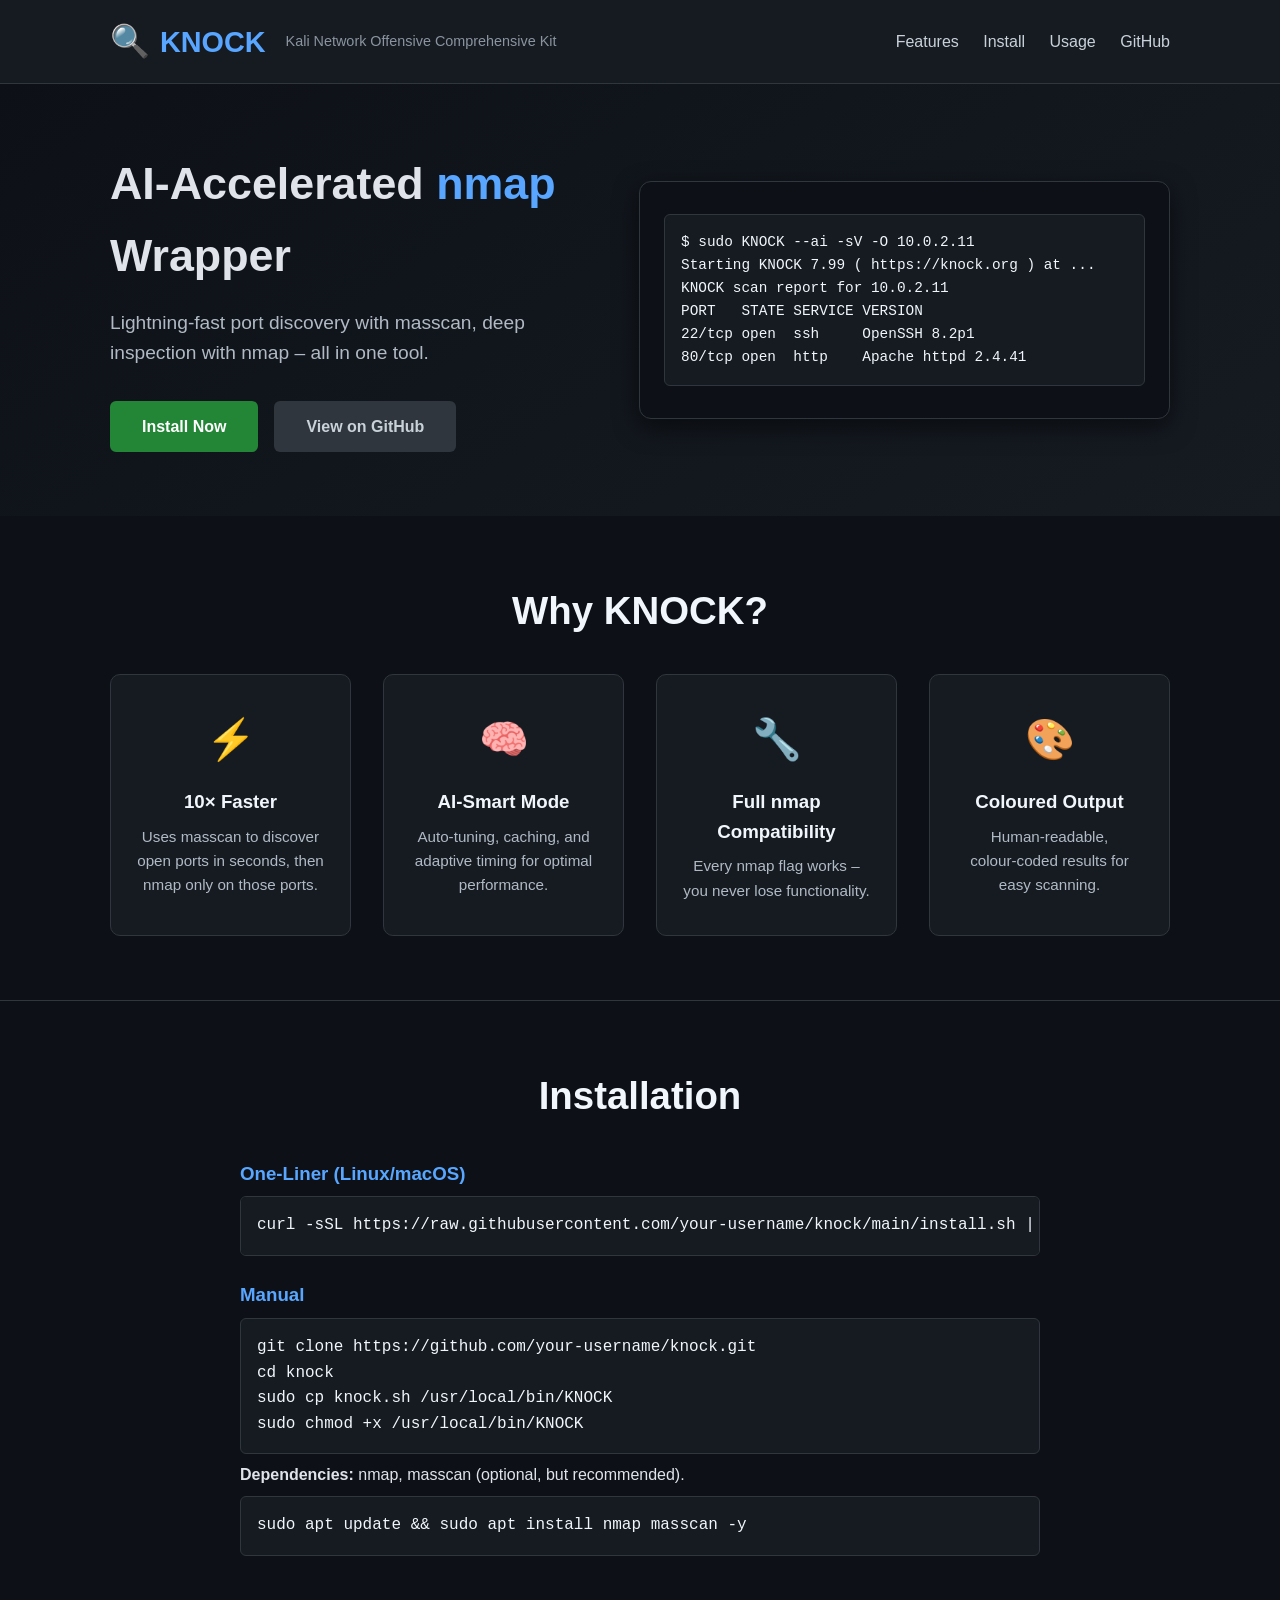
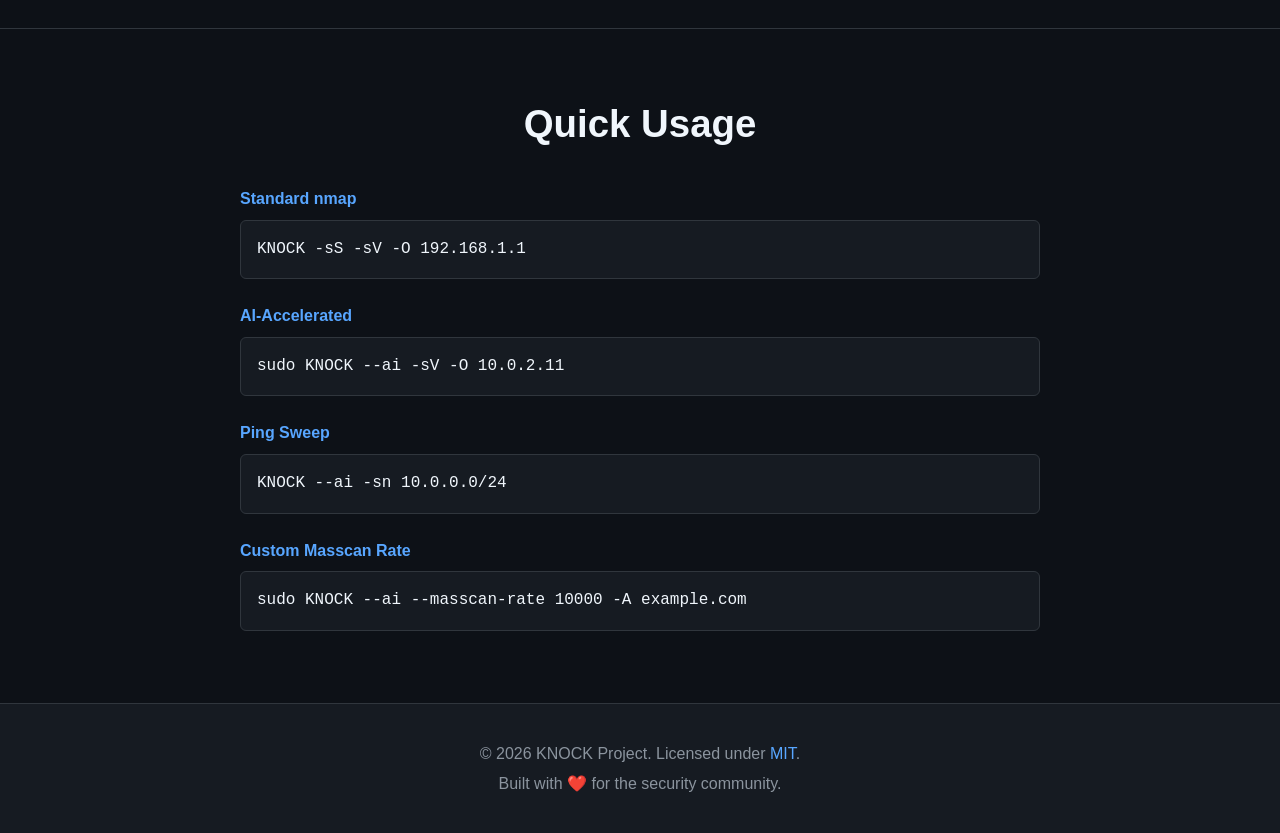
<file: index.html>
<!DOCTYPE html>
<html lang="en">
<head>
    <meta charset="UTF-8" />
    <meta name="viewport" content="width=device-width, initial-scale=1.0" />
    <title>KNOCK – AI‑Accelerated Network Scanner</title>
    <link rel="stylesheet" href="style.css" />
    <!-- Favicon (optional) -->
    <link rel="icon" href="data:image/svg+xml,<svg xmlns='http://www.w3.org/2000/svg' viewBox='0 0 100 100'><text y='.9em' font-size='90'>🔍</text></svg>" />
</head>
<body>
    <header>
        <div class="container">
            <div class="logo">
                <span class="knock-icon">🔍</span>
                <h1>KNOCK</h1>
                <span class="tagline">Kali Network Offensive Comprehensive Kit</span>
            </div>
            <nav>
                <a href="#features">Features</a>
                <a href="#install">Install</a>
                <a href="#usage">Usage</a>
                <a href="https://github.com/your-username/knock" target="_blank">GitHub</a>
            </nav>
        </div>
    </header>

    <section class="hero">
        <div class="container">
            <div class="hero-text">
                <h2>AI‑Accelerated <span class="highlight">nmap</span> Wrapper</h2>
                <p>Lightning‑fast port discovery with masscan, deep inspection with nmap – all in one tool.</p>
                <div class="cta">
                    <a href="#install" class="btn primary">Install Now</a>
                    <a href="https://github.com/your-username/knock" class="btn secondary">View on GitHub</a>
                </div>
            </div>
            <div class="hero-demo">
                <pre><code>$ sudo KNOCK --ai -sV -O 10.0.2.11
Starting KNOCK 7.99 ( https://knock.org ) at ...
KNOCK scan report for 10.0.2.11
PORT   STATE SERVICE VERSION
22/tcp open  ssh     OpenSSH 8.2p1
80/tcp open  http    Apache httpd 2.4.41</code></pre>
            </div>
        </div>
    </section>

    <section id="features" class="features">
        <div class="container">
            <h2>Why KNOCK?</h2>
            <div class="grid">
                <div class="card">
                    <span class="icon">⚡</span>
                    <h3>10× Faster</h3>
                    <p>Uses masscan to discover open ports in seconds, then nmap only on those ports.</p>
                </div>
                <div class="card">
                    <span class="icon">🧠</span>
                    <h3>AI‑Smart Mode</h3>
                    <p>Auto‑tuning, caching, and adaptive timing for optimal performance.</p>
                </div>
                <div class="card">
                    <span class="icon">🔧</span>
                    <h3>Full nmap Compatibility</h3>
                    <p>Every nmap flag works – you never lose functionality.</p>
                </div>
                <div class="card">
                    <span class="icon">🎨</span>
                    <h3>Coloured Output</h3>
                    <p>Human‑readable, colour‑coded results for easy scanning.</p>
                </div>
            </div>
        </div>
    </section>

    <section id="install" class="install">
        <div class="container">
            <h2>Installation</h2>
            <div class="install-steps">
                <h3>One‑Liner (Linux/macOS)</h3>
                <pre><code>curl -sSL https://raw.githubusercontent.com/your-username/knock/main/install.sh | bash</code></pre>
                <h3>Manual</h3>
                <pre><code>git clone https://github.com/your-username/knock.git
cd knock
sudo cp knock.sh /usr/local/bin/KNOCK
sudo chmod +x /usr/local/bin/KNOCK</code></pre>
                <p><strong>Dependencies:</strong> nmap, masscan (optional, but recommended).</p>
                <pre><code>sudo apt update && sudo apt install nmap masscan -y</code></pre>
            </div>
        </div>
    </section>

    <section id="usage" class="usage">
        <div class="container">
            <h2>Quick Usage</h2>
            <div class="examples">
                <div class="example">
                    <h4>Standard nmap</h4>
                    <pre><code>KNOCK -sS -sV -O 192.168.1.1</code></pre>
                </div>
                <div class="example">
                    <h4>AI‑Accelerated</h4>
                    <pre><code>sudo KNOCK --ai -sV -O 10.0.2.11</code></pre>
                </div>
                <div class="example">
                    <h4>Ping Sweep</h4>
                    <pre><code>KNOCK --ai -sn 10.0.0.0/24</code></pre>
                </div>
                <div class="example">
                    <h4>Custom Masscan Rate</h4>
                    <pre><code>sudo KNOCK --ai --masscan-rate 10000 -A example.com</code></pre>
                </div>
            </div>
        </div>
    </section>

    <footer>
        <div class="container">
            <p>&copy; 2026 KNOCK Project. Licensed under <a href="https://opensource.org/licenses/MIT">MIT</a>.</p>
            <p>Built with ❤️ for the security community.</p>
        </div>
    </footer>

    <script src="script.js"></script>
</body>
</html>
</file>
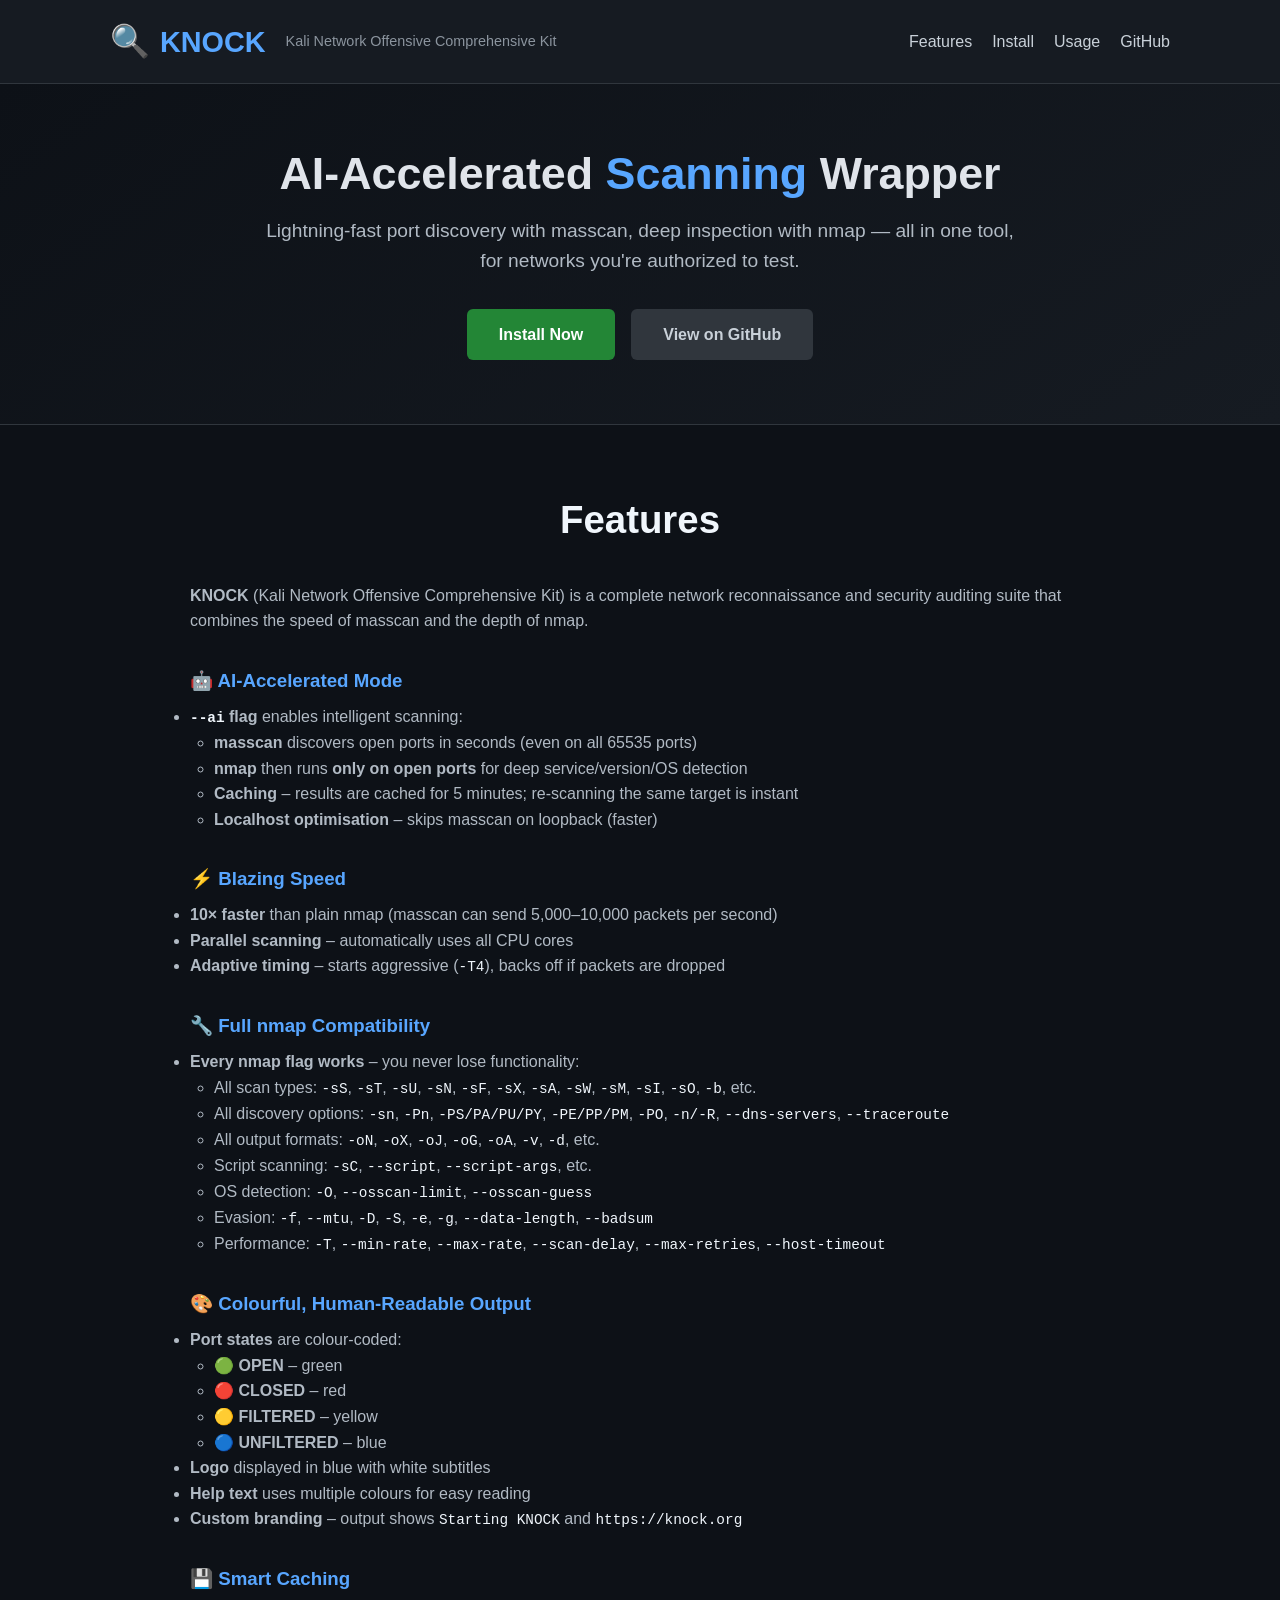
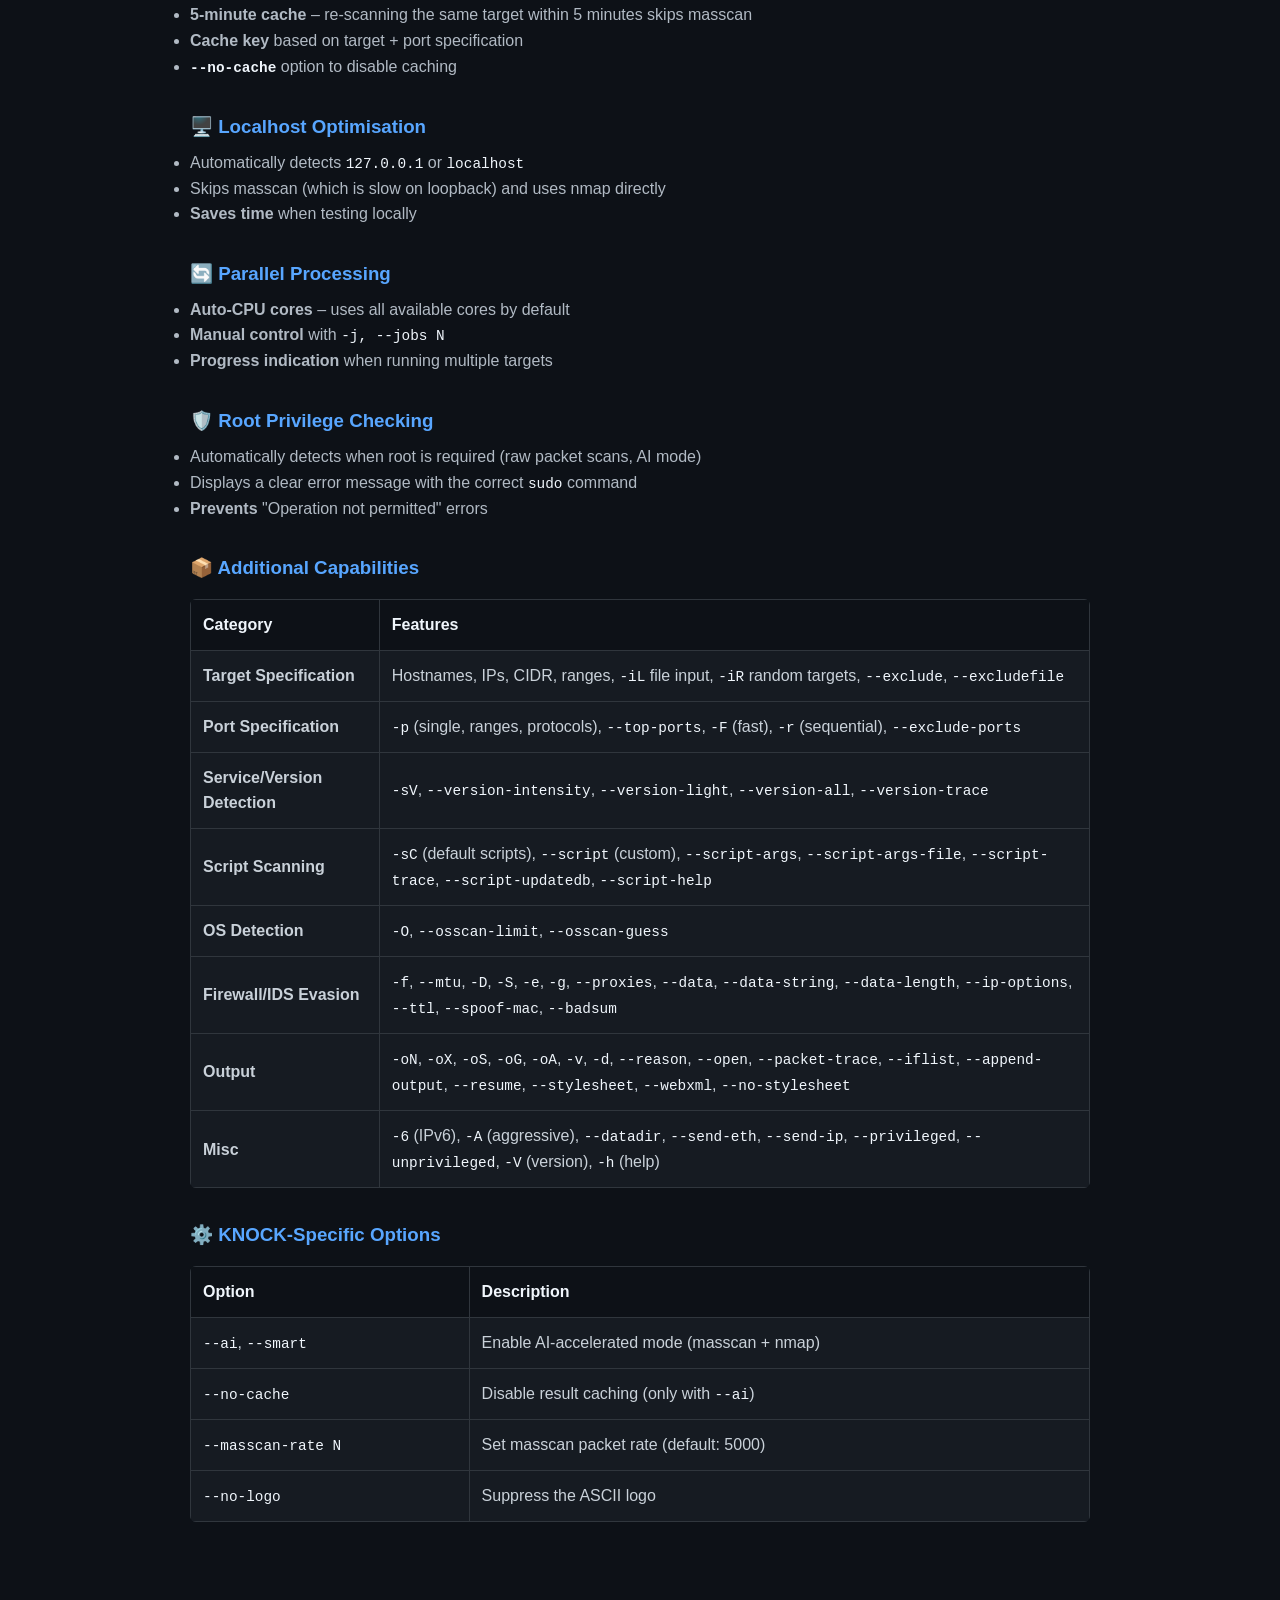
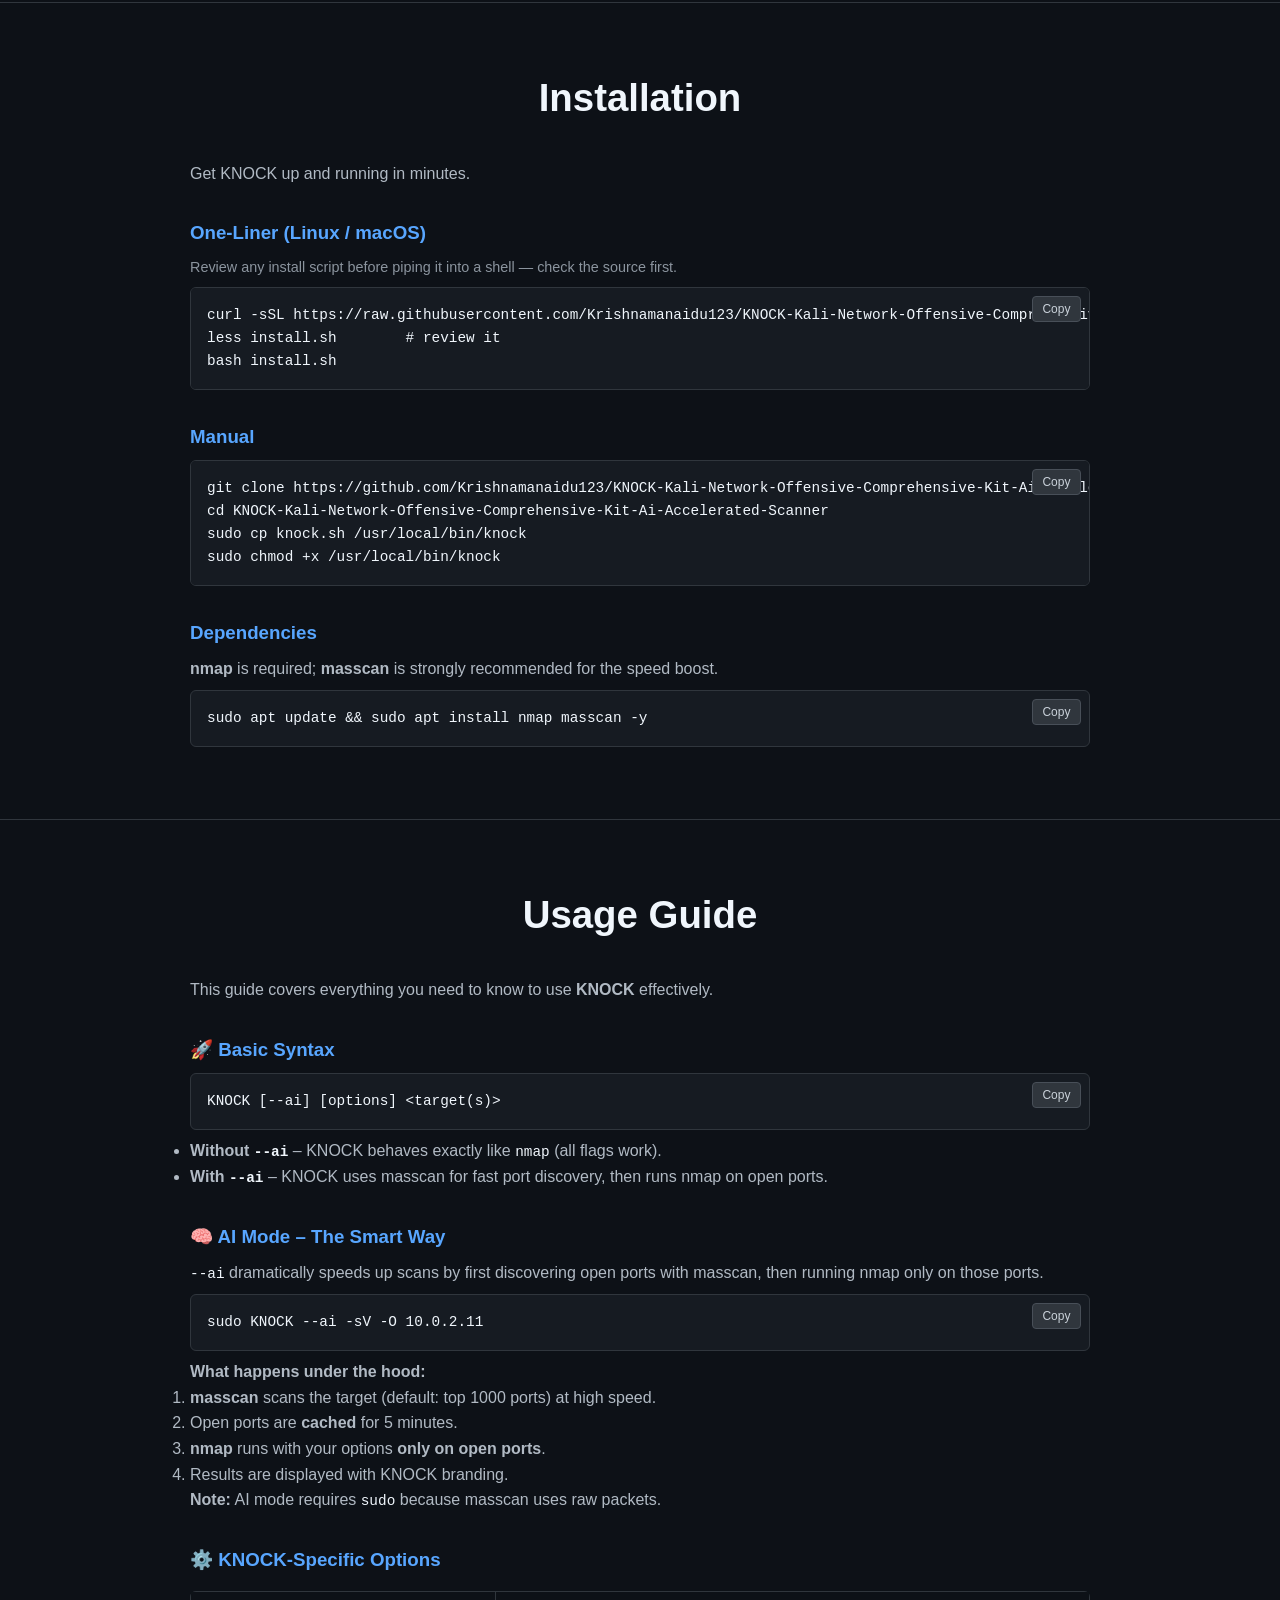
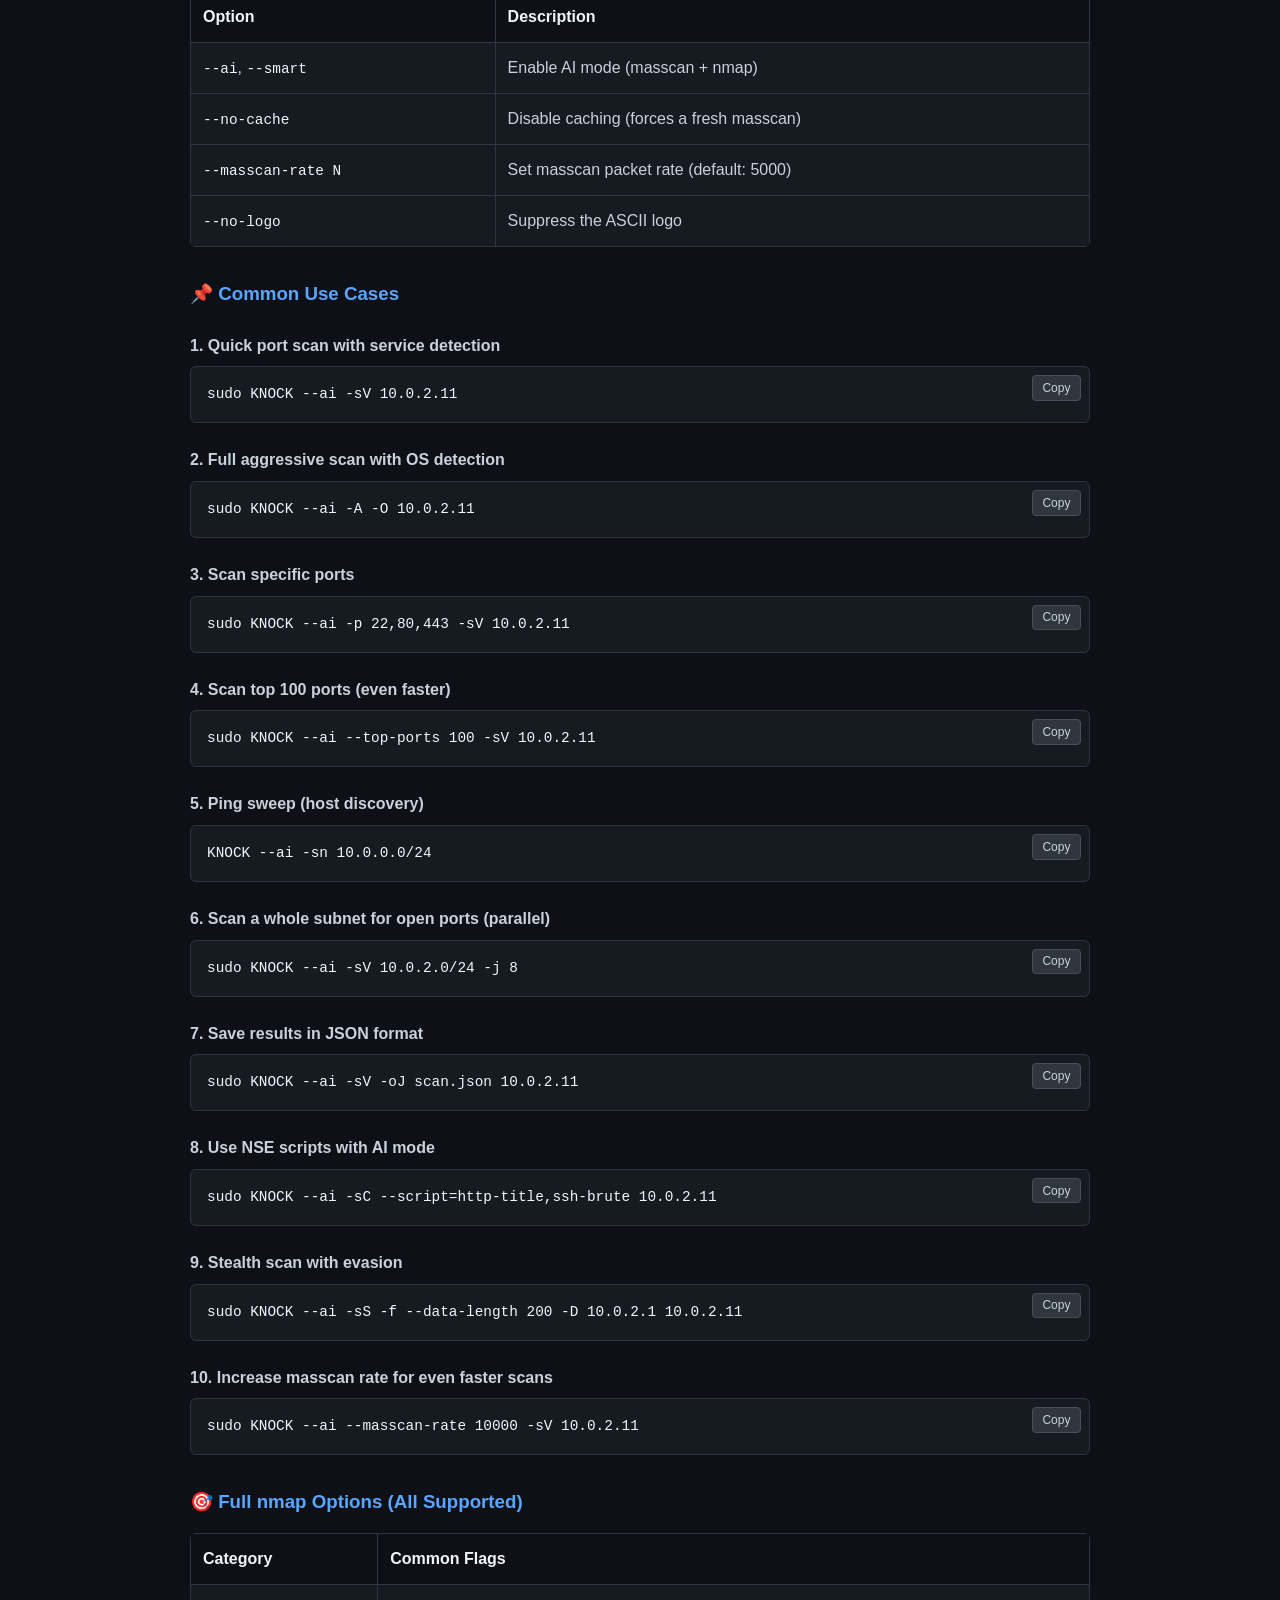
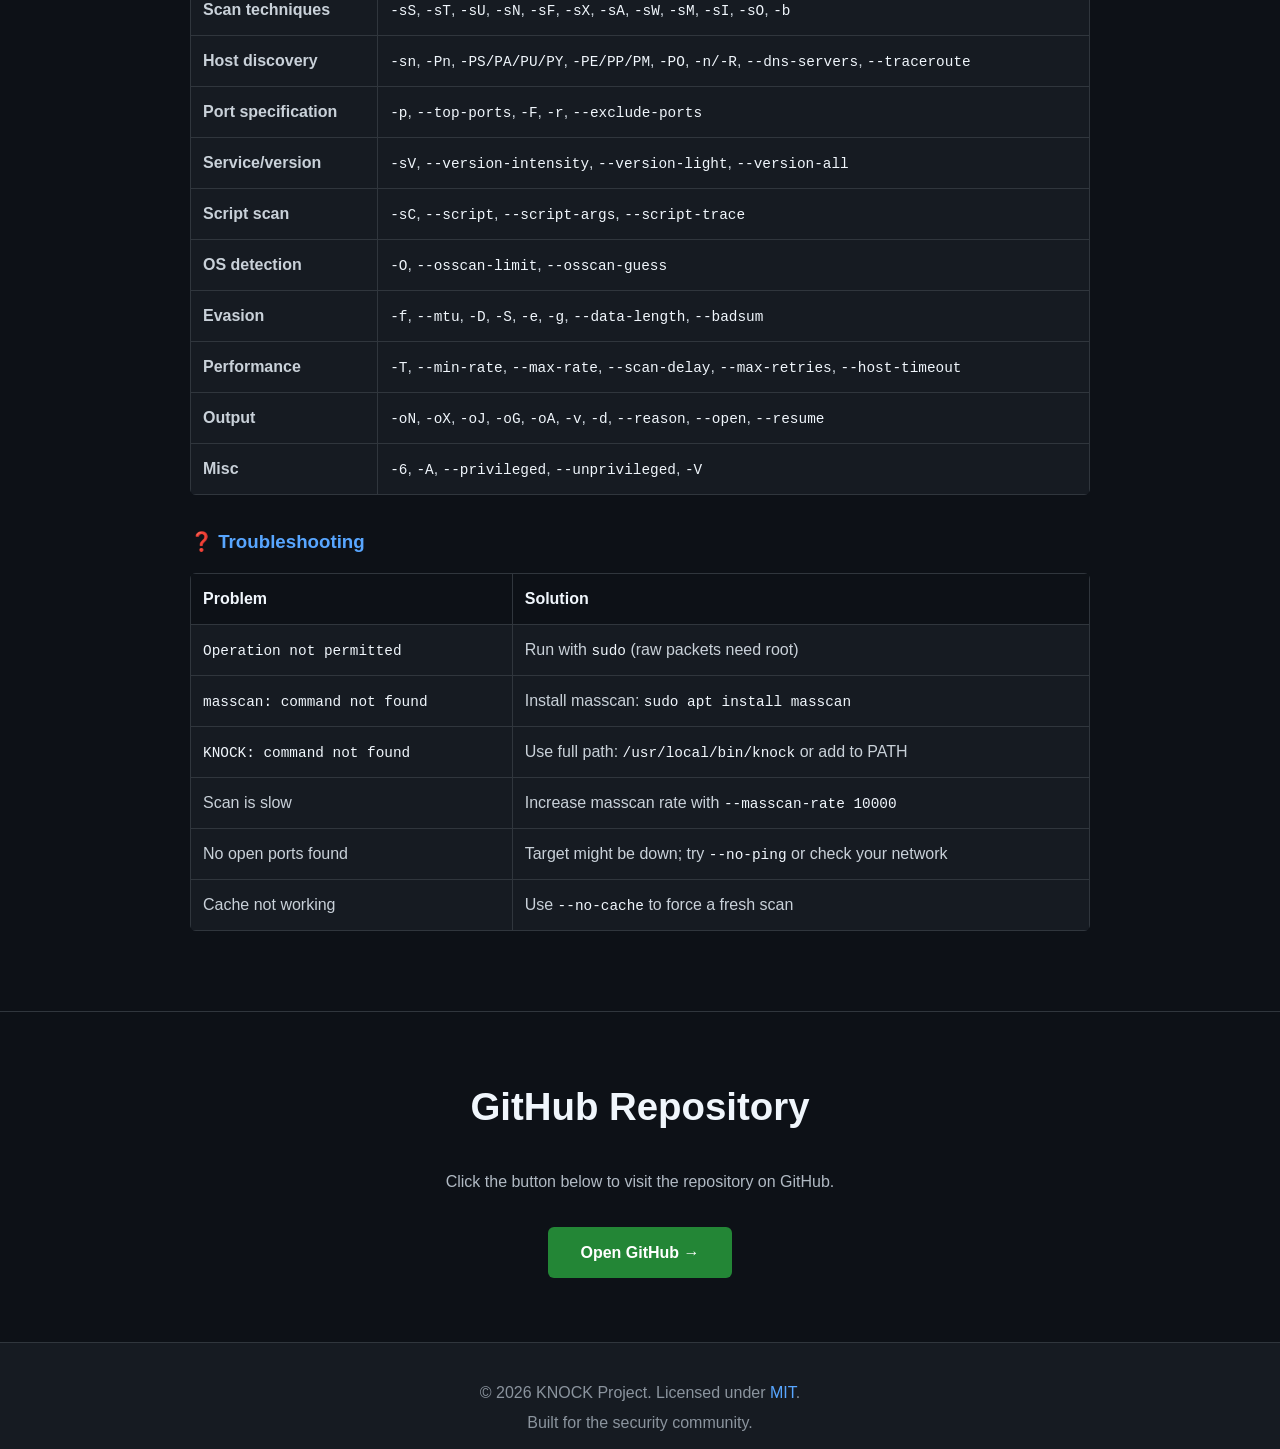
<file: knock-website-fixed.html>
<!DOCTYPE html>
<html lang="en">
<head>
    <meta charset="UTF-8" />
    <meta name="viewport" content="width=device-width, initial-scale=1.0" />
    <title>KNOCK – AI-Accelerated Network Scanner</title>
    <meta name="description" content="KNOCK pairs masscan's speed with nmap's depth, plus adaptive tuning, for faster authorized network reconnaissance." />
    <link rel="icon" href="data:image/svg+xml,<svg xmlns='http://www.w3.org/2000/svg' viewBox='0 0 100 100'><text y='.9em' font-size='90'>🔍</text></svg>" />
    <style>
        /* ===== RESET & BASE ===== */
        * { margin: 0; padding: 0; box-sizing: border-box; }
        html { scroll-behavior: smooth; }
        @media (prefers-reduced-motion: reduce) { html { scroll-behavior: auto; } }
        body { font-family: 'Segoe UI', Tahoma, Geneva, Verdana, sans-serif; background: #0b0e14; color: #e0e4ea; line-height: 1.6; }
        .container { max-width: 1100px; margin: 0 auto; padding: 0 20px; }
        a:focus-visible, button:focus-visible { outline: 2px solid #58a6ff; outline-offset: 2px; }
        .skip-link { position: absolute; left: -999px; top: 0; background: #58a6ff; color: #0b0e14; padding: 10px 16px; border-radius: 0 0 6px 0; z-index: 100; font-weight: 600; }
        .skip-link:focus { left: 0; }

        /* ===== HEADER ===== */
        header { background: #161b22; padding: 1rem 0; border-bottom: 1px solid #30363d; position: sticky; top: 0; z-index: 20; }
        header .container { display: flex; justify-content: space-between; align-items: center; flex-wrap: wrap; gap: 0.5rem; }
        .logo { display: flex; align-items: center; gap: 10px; flex-wrap: wrap; }
        .logo .knock-icon { font-size: 2rem; }
        .logo h1 { font-size: 1.8rem; color: #58a6ff; }
        .logo .tagline { font-size: 0.9rem; color: #8b949e; margin-left: 10px; }
        nav { display: flex; align-items: center; }
        nav a { color: #c9d1d9; text-decoration: none; margin-left: 20px; transition: color 0.2s ease; }
        nav a:first-child { margin-left: 0; }
        nav a:hover, nav a:focus-visible { color: #58a6ff; }
        .nav-toggle { display: none; flex-direction: column; justify-content: center; gap: 5px; background: none; border: none; cursor: pointer; padding: 8px; }
        .nav-toggle span { width: 24px; height: 2px; background: #c9d1d9; display: block; }

        /* ===== HERO (without demo code) ===== */
        .hero { padding: 4rem 0; background: linear-gradient(145deg, #0d1117 0%, #161b22 100%); text-align: center; }
        .hero .container { max-width: 800px; }
        .hero-text h2 { font-size: clamp(2rem, 4vw, 2.8rem); margin-bottom: 1rem; line-height: 1.15; }
        .hero-text .highlight { color: #58a6ff; }
        .hero-text p { font-size: 1.2rem; color: #b1bac4; margin-bottom: 2rem; }
        .cta { display: flex; gap: 1rem; justify-content: center; flex-wrap: wrap; }
        .btn { padding: 0.8rem 2rem; border-radius: 6px; text-decoration: none; font-weight: 600; transition: background 0.2s ease, transform 0.2s ease; display: inline-block; }
        .btn.primary { background: #238636; color: #fff; }
        .btn.primary:hover { background: #2ea043; transform: translateY(-1px); }
        .btn.secondary { background: #30363d; color: #c9d1d9; }
        .btn.secondary:hover { background: #484f58; }

        /* ===== SECTIONS ===== */
        .section-page { padding: 4rem 0; background: #0d1117; border-top: 1px solid #30363d; }
        .section-page:first-of-type { border-top: none; }
        .section-page h2 { text-align: center; font-size: 2.4rem; margin-bottom: 2rem; color: #f0f6fc; }
        .section-page .content { max-width: 900px; margin: 0 auto; }
        .section-page .content h3 { color: #58a6ff; margin-top: 2rem; margin-bottom: 0.5rem; }
        .section-page .content h4 { color: #c9d1d9; margin-top: 1.5rem; margin-bottom: 0.3rem; font-weight: 600; }
        .section-page .content ul, .section-page .content p, .section-page .content ol { color: #b1bac4; }
        .section-page .content ul ul { margin-left: 1.5rem; }
        .section-page .content table { width: 100%; border-collapse: collapse; margin: 1rem 0; background: #161b22; border-radius: 6px; overflow: hidden; }
        .section-page .content th, .section-page .content td { padding: 0.75rem; border: 1px solid #30363d; text-align: left; }
        .section-page .content th { background: #0d1117; color: #f0f6fc; font-weight: 600; }
        .section-page .content td { color: #c9d1d9; }
        .section-page .content .note { color: #8b949e; font-size: 0.9rem; margin-bottom: 0.25rem; }

        /* ===== CODE BLOCKS (clear, minimal) ===== */
        pre { position: relative; background: #161b22; padding: 1rem; padding-right: 3.5rem; border-radius: 6px; overflow-x: auto; margin: 0.5rem 0; border: 1px solid #30363d; }
        code { font-family: 'Fira Code', 'Consolas', monospace; color: #f0f6fc; font-size: 0.9rem; }
        .copy-btn { position: absolute; top: 0.5rem; right: 0.5rem; background: #30363d; color: #c9d1d9; border: 1px solid #484f58; border-radius: 4px; font-size: 0.75rem; padding: 0.3rem 0.6rem; cursor: pointer; }
        .copy-btn:hover { background: #484f58; color: #f0f6fc; }
        .copy-btn.copied { background: #238636; color: #fff; border-color: #238636; }

        /* ===== FOOTER ===== */
        footer { background: #161b22; padding: 2rem 0; text-align: center; border-top: 1px solid #30363d; }
        footer a { color: #58a6ff; text-decoration: none; }
        footer p { color: #8b949e; margin: 0.3rem 0; }

        /* ===== RESPONSIVE ===== */
        @media (max-width: 768px) {
            .nav-toggle { display: flex; }
            nav { display: none; width: 100%; flex-direction: column; align-items: flex-start; gap: 0.75rem; padding-top: 0.75rem; }
            nav.open { display: flex; }
            nav a { margin-left: 0; }
            .hero-text h2 { font-size: 2rem; }
        }
    </style>
</head>
<body>

    <a class="skip-link" href="#main">Skip to content</a>

    <!-- HEADER -->
    <header>
        <div class="container">
            <div class="logo">
                <span class="knock-icon" aria-hidden="true">🔍</span>
                <h1>KNOCK</h1>
                <span class="tagline">Kali Network Offensive Comprehensive Kit</span>
            </div>
            <button class="nav-toggle" id="navToggle" aria-expanded="false" aria-controls="primaryNav" aria-label="Toggle navigation menu">
                <span></span><span></span><span></span>
            </button>
            <nav id="primaryNav">
                <a href="#features">Features</a>
                <a href="#install">Install</a>
                <a href="#usage">Usage</a>
                <a href="#github">GitHub</a>
            </nav>
        </div>
    </header>

    <main id="main">
        <!-- HERO (no demo) -->
        <section class="hero">
            <div class="container">
                <div class="hero-text">
                    <h2> AI‑Accelerated  <span class="highlight"> Scanning </span> Wrapper </h2>
                    <p>Lightning-fast port discovery with masscan, deep inspection with nmap — all in one tool, for networks you're authorized to test.</p>
                    <div class="cta">
                        <a href="#install" class="btn primary">Install Now</a>
                        <a href="https://github.com/Krishnamanaidu123/KNOCK-Kali-Network-Offensive-Comprehensive-Kit-Ai-Accelerated-Scanner" class="btn secondary" target="_blank" rel="noopener noreferrer">View on GitHub</a>
                    </div>
                </div>
            </div>
        </section>

        
        <!-- FEATURES -->
        <section id="features" class="section-page">
            <div class="container">
                <div class="content">
                    <h2>Features</h2>
                    <p><strong>KNOCK</strong> (Kali Network Offensive Comprehensive Kit) is a complete network reconnaissance and security auditing suite that combines the speed of masscan and the depth of nmap.</p>

                    <h3>🤖 AI‑Accelerated Mode</h3>
                    <ul>
                        <li><strong><code>--ai</code> flag</strong> enables intelligent scanning:
                            <ul>
                                <li><strong>masscan</strong> discovers open ports in seconds (even on all 65535 ports)</li>
                                <li><strong>nmap</strong> then runs <strong>only on open ports</strong> for deep service/version/OS detection</li>
                                <li><strong>Caching</strong> – results are cached for 5 minutes; re‑scanning the same target is instant</li>
                                <li><strong>Localhost optimisation</strong> – skips masscan on loopback (faster)</li>
                            </ul>
                        </li>
                    </ul>

                    <h3>⚡ Blazing Speed</h3>
                    <ul>
                        <li><strong>10× faster</strong> than plain nmap (masscan can send 5,000–10,000 packets per second)</li>
                        <li><strong>Parallel scanning</strong> – automatically uses all CPU cores</li>
                        <li><strong>Adaptive timing</strong> – starts aggressive (<code>-T4</code>), backs off if packets are dropped</li>
                    </ul>

                    <h3>🔧 Full nmap Compatibility</h3>
                    <ul>
                        <li><strong>Every nmap flag works</strong> – you never lose functionality:
                            <ul>
                                <li>All scan types: <code>-sS</code>, <code>-sT</code>, <code>-sU</code>, <code>-sN</code>, <code>-sF</code>, <code>-sX</code>, <code>-sA</code>, <code>-sW</code>, <code>-sM</code>, <code>-sI</code>, <code>-sO</code>, <code>-b</code>, etc.</li>
                                <li>All discovery options: <code>-sn</code>, <code>-Pn</code>, <code>-PS/PA/PU/PY</code>, <code>-PE/PP/PM</code>, <code>-PO</code>, <code>-n/-R</code>, <code>--dns-servers</code>, <code>--traceroute</code></li>
                                <li>All output formats: <code>-oN</code>, <code>-oX</code>, <code>-oJ</code>, <code>-oG</code>, <code>-oA</code>, <code>-v</code>, <code>-d</code>, etc.</li>
                                <li>Script scanning: <code>-sC</code>, <code>--script</code>, <code>--script-args</code>, etc.</li>
                                <li>OS detection: <code>-O</code>, <code>--osscan-limit</code>, <code>--osscan-guess</code></li>
                                <li>Evasion: <code>-f</code>, <code>--mtu</code>, <code>-D</code>, <code>-S</code>, <code>-e</code>, <code>-g</code>, <code>--data-length</code>, <code>--badsum</code></li>
                                <li>Performance: <code>-T</code>, <code>--min-rate</code>, <code>--max-rate</code>, <code>--scan-delay</code>, <code>--max-retries</code>, <code>--host-timeout</code></li>
                            </ul>
                        </li>
                    </ul>

                    <h3>🎨 Colourful, Human‑Readable Output</h3>
                    <ul>
                        <li><strong>Port states</strong> are colour‑coded:
                            <ul>
                                <li>🟢 <strong>OPEN</strong> – green</li>
                                <li>🔴 <strong>CLOSED</strong> – red</li>
                                <li>🟡 <strong>FILTERED</strong> – yellow</li>
                                <li>🔵 <strong>UNFILTERED</strong> – blue</li>
                            </ul>
                        </li>
                        <li><strong>Logo</strong> displayed in blue with white subtitles</li>
                        <li><strong>Help text</strong> uses multiple colours for easy reading</li>
                        <li><strong>Custom branding</strong> – output shows <code>Starting KNOCK</code> and <code>https://knock.org</code></li>
                    </ul>

                    <h3>💾 Smart Caching</h3>
                    <ul>
                        <li><strong>5‑minute cache</strong> – re‑scanning the same target within 5 minutes skips masscan</li>
                        <li><strong>Cache key</strong> based on target + port specification</li>
                        <li><strong><code>--no-cache</code></strong> option to disable caching</li>
                    </ul>

                    <h3>🖥️ Localhost Optimisation</h3>
                    <ul>
                        <li>Automatically detects <code>127.0.0.1</code> or <code>localhost</code></li>
                        <li>Skips masscan (which is slow on loopback) and uses nmap directly</li>
                        <li><strong>Saves time</strong> when testing locally</li>
                    </ul>

                    <h3>🔄 Parallel Processing</h3>
                    <ul>
                        <li><strong>Auto‑CPU cores</strong> – uses all available cores by default</li>
                        <li><strong>Manual control</strong> with <code>-j, --jobs N</code></li>
                        <li><strong>Progress indication</strong> when running multiple targets</li>
                    </ul>

                    <h3>🛡️ Root Privilege Checking</h3>
                    <ul>
                        <li>Automatically detects when root is required (raw packet scans, AI mode)</li>
                        <li>Displays a clear error message with the correct <code>sudo</code> command</li>
                        <li><strong>Prevents</strong> "Operation not permitted" errors</li>
                    </ul>

                    <h3>📦 Additional Capabilities</h3>
                    <table>
                        <thead><tr><th>Category</th><th>Features</th></tr></thead>
                        <tbody>
                            <tr><td><strong>Target Specification</strong></td><td>Hostnames, IPs, CIDR, ranges, <code>-iL</code> file input, <code>-iR</code> random targets, <code>--exclude</code>, <code>--excludefile</code></td></tr>
                            <tr><td><strong>Port Specification</strong></td><td><code>-p</code> (single, ranges, protocols), <code>--top-ports</code>, <code>-F</code> (fast), <code>-r</code> (sequential), <code>--exclude-ports</code></td></tr>
                            <tr><td><strong>Service/Version Detection</strong></td><td><code>-sV</code>, <code>--version-intensity</code>, <code>--version-light</code>, <code>--version-all</code>, <code>--version-trace</code></td></tr>
                            <tr><td><strong>Script Scanning</strong></td><td><code>-sC</code> (default scripts), <code>--script</code> (custom), <code>--script-args</code>, <code>--script-args-file</code>, <code>--script-trace</code>, <code>--script-updatedb</code>, <code>--script-help</code></td></tr>
                            <tr><td><strong>OS Detection</strong></td><td><code>-O</code>, <code>--osscan-limit</code>, <code>--osscan-guess</code></td></tr>
                            <tr><td><strong>Firewall/IDS Evasion</strong></td><td><code>-f</code>, <code>--mtu</code>, <code>-D</code>, <code>-S</code>, <code>-e</code>, <code>-g</code>, <code>--proxies</code>, <code>--data</code>, <code>--data-string</code>, <code>--data-length</code>, <code>--ip-options</code>, <code>--ttl</code>, <code>--spoof-mac</code>, <code>--badsum</code></td></tr>
                            <tr><td><strong>Output</strong></td><td><code>-oN</code>, <code>-oX</code>, <code>-oS</code>, <code>-oG</code>, <code>-oA</code>, <code>-v</code>, <code>-d</code>, <code>--reason</code>, <code>--open</code>, <code>--packet-trace</code>, <code>--iflist</code>, <code>--append-output</code>, <code>--resume</code>, <code>--stylesheet</code>, <code>--webxml</code>, <code>--no-stylesheet</code></td></tr>
                            <tr><td><strong>Misc</strong></td><td><code>-6</code> (IPv6), <code>-A</code> (aggressive), <code>--datadir</code>, <code>--send-eth</code>, <code>--send-ip</code>, <code>--privileged</code>, <code>--unprivileged</code>, <code>-V</code> (version), <code>-h</code> (help)</td></tr>
                        </tbody>
                    </table>

                    <h3>⚙️ KNOCK‑Specific Options</h3>
                    <table>
                        <thead><tr><th>Option</th><th>Description</th></tr></thead>
                        <tbody>
                            <tr><td><code>--ai</code>, <code>--smart</code></td><td>Enable AI‑accelerated mode (masscan + nmap)</td></tr>
                            <tr><td><code>--no-cache</code></td><td>Disable result caching (only with <code>--ai</code>)</td></tr>
                            <tr><td><code>--masscan-rate N</code></td><td>Set masscan packet rate (default: 5000)</td></tr>
                            <tr><td><code>--no-logo</code></td><td>Suppress the ASCII logo</td></tr>
                        </tbody>
                    </table>
                </div>
            </div>
        </section>

        <!-- INSTALL -->
        <section id="install" class="section-page">
            <div class="container">
                <div class="content">
                    <h2>Installation</h2>
                    <p>Get KNOCK up and running in minutes.</p>

                    <h3>One‑Liner (Linux / macOS)</h3>
                    <p class="note">Review any install script before piping it into a shell — check the source first.</p>
                    <pre><code>curl -sSL https://raw.githubusercontent.com/Krishnamanaidu123/KNOCK-Kali-Network-Offensive-Comprehensive-Kit-Ai-Accelerated-Scanner/main/install.sh -o install.sh
less install.sh        # review it
bash install.sh</code></pre>

                    <h3>Manual</h3>
                    <pre><code>git clone https://github.com/Krishnamanaidu123/KNOCK-Kali-Network-Offensive-Comprehensive-Kit-Ai-Accelerated-Scanner.git
cd KNOCK-Kali-Network-Offensive-Comprehensive-Kit-Ai-Accelerated-Scanner
sudo cp knock.sh /usr/local/bin/knock
sudo chmod +x /usr/local/bin/knock</code></pre>

                    <h3>Dependencies</h3>
                    <p><strong>nmap</strong> is required; <strong>masscan</strong> is strongly recommended for the speed boost.</p>
                    <pre><code>sudo apt update && sudo apt install nmap masscan -y</code></pre>

                </div>
            </div>
        </section>

        <!-- USAGE -->
        <section id="usage" class="section-page">
            <div class="container">
                <div class="content">
                    <h2>Usage Guide</h2>
                    <p>This guide covers everything you need to know to use <strong>KNOCK</strong> effectively.</p>

                    <h3>🚀 Basic Syntax</h3>
                    <pre><code>KNOCK [--ai] [options] &lt;target(s)&gt;</code></pre>
                    <ul>
                        <li><strong>Without <code>--ai</code></strong> – KNOCK behaves exactly like <code>nmap</code> (all flags work).</li>
                        <li><strong>With <code>--ai</code></strong> – KNOCK uses masscan for fast port discovery, then runs nmap on open ports.</li>
                    </ul>

                    <h3>🧠 AI Mode – The Smart Way</h3>
                    <p><code>--ai</code> dramatically speeds up scans by first discovering open ports with masscan, then running nmap only on those ports.</p>
                    <pre><code>sudo KNOCK --ai -sV -O 10.0.2.11</code></pre>
                    <p><strong>What happens under the hood:</strong></p>
                    <ol>
                        <li><strong>masscan</strong> scans the target (default: top 1000 ports) at high speed.</li>
                        <li>Open ports are <strong>cached</strong> for 5 minutes.</li>
                        <li><strong>nmap</strong> runs with your options <strong>only on open ports</strong>.</li>
                        <li>Results are displayed with KNOCK branding.</li>
                    </ol>
                    <p><strong>Note:</strong> AI mode requires <code>sudo</code> because masscan uses raw packets.</p>

                    <h3>⚙️ KNOCK‑Specific Options</h3>
                    <table>
                        <thead><tr><th>Option</th><th>Description</th></tr></thead>
                        <tbody>
                            <tr><td><code>--ai</code>, <code>--smart</code></td><td>Enable AI mode (masscan + nmap)</td></tr>
                            <tr><td><code>--no-cache</code></td><td>Disable caching (forces a fresh masscan)</td></tr>
                            <tr><td><code>--masscan-rate N</code></td><td>Set masscan packet rate (default: 5000)</td></tr>
                            <tr><td><code>--no-logo</code></td><td>Suppress the ASCII logo</td></tr>
                        </tbody>
                    </table>

                    <h3>📌 Common Use Cases</h3>
                    <h4>1. Quick port scan with service detection</h4>
                    <pre><code>sudo KNOCK --ai -sV 10.0.2.11</code></pre>
                    <h4>2. Full aggressive scan with OS detection</h4>
                    <pre><code>sudo KNOCK --ai -A -O 10.0.2.11</code></pre>
                    <h4>3. Scan specific ports</h4>
                    <pre><code>sudo KNOCK --ai -p 22,80,443 -sV 10.0.2.11</code></pre>
                    <h4>4. Scan top 100 ports (even faster)</h4>
                    <pre><code>sudo KNOCK --ai --top-ports 100 -sV 10.0.2.11</code></pre>
                    <h4>5. Ping sweep (host discovery)</h4>
                    <pre><code>KNOCK --ai -sn 10.0.0.0/24</code></pre>
                    <h4>6. Scan a whole subnet for open ports (parallel)</h4>
                    <pre><code>sudo KNOCK --ai -sV 10.0.2.0/24 -j 8</code></pre>
                    <h4>7. Save results in JSON format</h4>
                    <pre><code>sudo KNOCK --ai -sV -oJ scan.json 10.0.2.11</code></pre>
                    <h4>8. Use NSE scripts with AI mode</h4>
                    <pre><code>sudo KNOCK --ai -sC --script=http-title,ssh-brute 10.0.2.11</code></pre>
                    <h4>9. Stealth scan with evasion</h4>
                    <pre><code>sudo KNOCK --ai -sS -f --data-length 200 -D 10.0.2.1 10.0.2.11</code></pre>
                    <h4>10. Increase masscan rate for even faster scans</h4>
                    <pre><code>sudo KNOCK --ai --masscan-rate 10000 -sV 10.0.2.11</code></pre>

                    <h3>🎯 Full nmap Options (All Supported)</h3>
                    <table>
                        <thead><tr><th>Category</th><th>Common Flags</th></tr></thead>
                        <tbody>
                            <tr><td><strong>Scan techniques</strong></td><td><code>-sS</code>, <code>-sT</code>, <code>-sU</code>, <code>-sN</code>, <code>-sF</code>, <code>-sX</code>, <code>-sA</code>, <code>-sW</code>, <code>-sM</code>, <code>-sI</code>, <code>-sO</code>, <code>-b</code></td></tr>
                            <tr><td><strong>Host discovery</strong></td><td><code>-sn</code>, <code>-Pn</code>, <code>-PS/PA/PU/PY</code>, <code>-PE/PP/PM</code>, <code>-PO</code>, <code>-n/-R</code>, <code>--dns-servers</code>, <code>--traceroute</code></td></tr>
                            <tr><td><strong>Port specification</strong></td><td><code>-p</code>, <code>--top-ports</code>, <code>-F</code>, <code>-r</code>, <code>--exclude-ports</code></td></tr>
                            <tr><td><strong>Service/version</strong></td><td><code>-sV</code>, <code>--version-intensity</code>, <code>--version-light</code>, <code>--version-all</code></td></tr>
                            <tr><td><strong>Script scan</strong></td><td><code>-sC</code>, <code>--script</code>, <code>--script-args</code>, <code>--script-trace</code></td></tr>
                            <tr><td><strong>OS detection</strong></td><td><code>-O</code>, <code>--osscan-limit</code>, <code>--osscan-guess</code></td></tr>
                            <tr><td><strong>Evasion</strong></td><td><code>-f</code>, <code>--mtu</code>, <code>-D</code>, <code>-S</code>, <code>-e</code>, <code>-g</code>, <code>--data-length</code>, <code>--badsum</code></td></tr>
                            <tr><td><strong>Performance</strong></td><td><code>-T</code>, <code>--min-rate</code>, <code>--max-rate</code>, <code>--scan-delay</code>, <code>--max-retries</code>, <code>--host-timeout</code></td></tr>
                            <tr><td><strong>Output</strong></td><td><code>-oN</code>, <code>-oX</code>, <code>-oJ</code>, <code>-oG</code>, <code>-oA</code>, <code>-v</code>, <code>-d</code>, <code>--reason</code>, <code>--open</code>, <code>--resume</code></td></tr>
                            <tr><td><strong>Misc</strong></td><td><code>-6</code>, <code>-A</code>, <code>--privileged</code>, <code>--unprivileged</code>, <code>-V</code></td></tr>
                        </tbody>
                    </table>

                    <h3>❓ Troubleshooting</h3>
                    <table>
                        <thead><tr><th>Problem</th><th>Solution</th></tr></thead>
                        <tbody>
                            <tr><td><code>Operation not permitted</code></td><td>Run with <code>sudo</code> (raw packets need root)</td></tr>
                            <tr><td><code>masscan: command not found</code></td><td>Install masscan: <code>sudo apt install masscan</code></td></tr>
                            <tr><td><code>KNOCK: command not found</code></td><td>Use full path: <code>/usr/local/bin/knock</code> or add to PATH</td></tr>
                            <tr><td>Scan is slow</td><td>Increase masscan rate with <code>--masscan-rate 10000</code></td></tr>
                            <tr><td>No open ports found</td><td>Target might be down; try <code>--no-ping</code> or check your network</td></tr>
                            <tr><td>Cache not working</td><td>Use <code>--no-cache</code> to force a fresh scan</td></tr>
                        </tbody>
                    </table>
                </div>
            </div>
        </section>

<!-- GITHUB -->
<section id="github" class="section-page">
    <div class="container">
        <div class="content" style="text-align: center;">
            <h2>GitHub Repository</h2>

            <!-- Updated description text -->
            <p style="color: #b1bac4; margin-top: 1.5rem;">Click the button below to visit the repository on GitHub.</p>

            <p style="margin-top: 2rem;">
                <a href="https://github.com/Krishnamanaidu123/KNOCK-Kali-Network-Offensive-Comprehensive-Kit-Ai-Accelerated-Scanner" target="_blank" rel="noopener noreferrer" class="btn primary">
                    Open GitHub →
                </a>
            </p>
        </div>
    </div>
</section>
    </main>

    <!-- FOOTER -->
    <footer>
        <div class="container">
            <p>&copy; 2026 KNOCK Project. Licensed under <a href="https://opensource.org/licenses/MIT" target="_blank" rel="noopener noreferrer">MIT</a>.</p>
            <p>Built for the security community.</p>
        </div>
    </footer>

    <script>
        document.addEventListener('DOMContentLoaded', function () {
            // Mobile nav toggle
            var toggle = document.getElementById('navToggle');
            var nav = document.getElementById('primaryNav');
            if (toggle && nav) {
                toggle.addEventListener('click', function () {
                    var isOpen = nav.classList.toggle('open');
                    toggle.setAttribute('aria-expanded', isOpen ? 'true' : 'false');
                });
                nav.querySelectorAll('a').forEach(function (link) {
                    link.addEventListener('click', function () {
                        nav.classList.remove('open');
                        toggle.setAttribute('aria-expanded', 'false');
                    });
                });
            }

            // Copy-to-clipboard on every code block
            document.querySelectorAll('pre').forEach(function (pre) {
                var btn = document.createElement('button');
                btn.className = 'copy-btn';
                btn.type = 'button';
                btn.textContent = 'Copy';
                btn.setAttribute('aria-label', 'Copy code to clipboard');
                pre.appendChild(btn);

                btn.addEventListener('click', function () {
                    var code = pre.querySelector('code');
                    var text = code ? code.innerText : pre.innerText;

                    var finish = function () {
                        btn.textContent = 'Copied!';
                        btn.classList.add('copied');
                        setTimeout(function () {
                            btn.textContent = 'Copy';
                            btn.classList.remove('copied');
                        }, 1500);
                    };

                    if (navigator.clipboard && navigator.clipboard.writeText) {
                        navigator.clipboard.writeText(text).then(finish).catch(function () {
                            fallbackCopy(text, finish);
                        });
                    } else {
                        fallbackCopy(text, finish);
                    }
                });
            });

            function fallbackCopy(text, done) {
                var textarea = document.createElement('textarea');
                textarea.value = text;
                textarea.style.position = 'fixed';
                textarea.style.opacity = '0';
                document.body.appendChild(textarea);
                textarea.select();
                try {
                    document.execCommand('copy');
                } catch (err) {
                    /* clipboard unavailable; silently ignore */
                }
                document.body.removeChild(textarea);
                done();
            }
        });
    </script>

</body>
</html>
</file>
<file: style.css>
/* Reset & base */
* {
    margin: 0;
    padding: 0;
    box-sizing: border-box;
}

body {
    font-family: 'Segoe UI', Tahoma, Geneva, Verdana, sans-serif;
    background: #0b0e14;
    color: #e0e4ea;
    line-height: 1.6;
}

.container {
    max-width: 1100px;
    margin: 0 auto;
    padding: 0 20px;
}

/* Header */
header {
    background: #161b22;
    padding: 1rem 0;
    border-bottom: 1px solid #30363d;
}

header .container {
    display: flex;
    justify-content: space-between;
    align-items: center;
    flex-wrap: wrap;
}

.logo {
    display: flex;
    align-items: center;
    gap: 10px;
}

.logo .knock-icon {
    font-size: 2rem;
}

.logo h1 {
    font-size: 1.8rem;
    color: #58a6ff;
}

.logo .tagline {
    font-size: 0.9rem;
    color: #8b949e;
    margin-left: 10px;
}

nav a {
    color: #c9d1d9;
    text-decoration: none;
    margin-left: 20px;
    transition: color 0.3s;
}

nav a:hover {
    color: #58a6ff;
}

/* Hero */
.hero {
    padding: 4rem 0;
    background: linear-gradient(145deg, #0d1117 0%, #161b22 100%);
}

.hero .container {
    display: flex;
    align-items: center;
    gap: 3rem;
    flex-wrap: wrap;
}

.hero-text {
    flex: 1;
    min-width: 280px;
}

.hero-text h2 {
    font-size: 2.8rem;
    margin-bottom: 1rem;
}

.hero-text .highlight {
    color: #58a6ff;
}

.hero-text p {
    font-size: 1.2rem;
    color: #b1bac4;
    margin-bottom: 2rem;
}

.cta {
    display: flex;
    gap: 1rem;
    flex-wrap: wrap;
}

.btn {
    padding: 0.8rem 2rem;
    border-radius: 6px;
    text-decoration: none;
    font-weight: 600;
    transition: background 0.3s, transform 0.2s;
    display: inline-block;
}

.btn.primary {
    background: #238636;
    color: #fff;
}

.btn.primary:hover {
    background: #2ea043;
    transform: scale(1.02);
}

.btn.secondary {
    background: #30363d;
    color: #c9d1d9;
}

.btn.secondary:hover {
    background: #484f58;
}

.hero-demo {
    flex: 1;
    min-width: 280px;
    background: #0d1117;
    padding: 1.5rem;
    border-radius: 12px;
    border: 1px solid #30363d;
    box-shadow: 0 8px 24px rgba(0,0,0,0.5);
}

.hero-demo pre {
    background: #161b22;
    padding: 1rem;
    border-radius: 6px;
    overflow-x: auto;
    font-size: 0.9rem;
    color: #f0f6fc;
}

/* Features */
.features {
    padding: 4rem 0;
    background: #0d1117;
}

.features h2 {
    text-align: center;
    font-size: 2.4rem;
    margin-bottom: 2rem;
    color: #f0f6fc;
}

.grid {
    display: grid;
    grid-template-columns: repeat(auto-fit, minmax(200px, 1fr));
    gap: 2rem;
}

.card {
    background: #161b22;
    padding: 2rem 1.5rem;
    border-radius: 10px;
    border: 1px solid #30363d;
    text-align: center;
    transition: transform 0.3s;
}

.card:hover {
    transform: translateY(-5px);
    border-color: #58a6ff;
}

.card .icon {
    font-size: 2.5rem;
    display: block;
    margin-bottom: 1rem;
}

.card h3 {
    margin-bottom: 0.5rem;
    color: #f0f6fc;
}

.card p {
    color: #b1bac4;
    font-size: 0.95rem;
}

/* Install & Usage sections */
.install, .usage {
    padding: 4rem 0;
    background: #0d1117;
    border-top: 1px solid #30363d;
}

.install h2, .usage h2 {
    text-align: center;
    font-size: 2.4rem;
    margin-bottom: 2rem;
    color: #f0f6fc;
}

.install-steps, .examples {
    max-width: 800px;
    margin: 0 auto;
}

.install-steps h3, .example h4 {
    color: #58a6ff;
    margin: 1.5rem 0 0.5rem;
}

pre {
    background: #161b22;
    padding: 1rem;
    border-radius: 6px;
    overflow-x: auto;
    margin: 0.5rem 0;
    border: 1px solid #30363d;
}

code {
    font-family: 'Fira Code', 'Consolas', monospace;
    color: #f0f6fc;
}

/* Footer */
footer {
    background: #161b22;
    padding: 2rem 0;
    text-align: center;
    border-top: 1px solid #30363d;
}

footer a {
    color: #58a6ff;
    text-decoration: none;
}

footer p {
    color: #8b949e;
    margin: 0.3rem 0;
}

/* Responsive */
@media (max-width: 768px) {
    header .container {
        flex-direction: column;
        gap: 0.5rem;
    }
    nav a {
        margin: 0 10px;
    }
    .hero .container {
        flex-direction: column;
    }
    .hero-text h2 {
        font-size: 2rem;
    }
}
</file>
